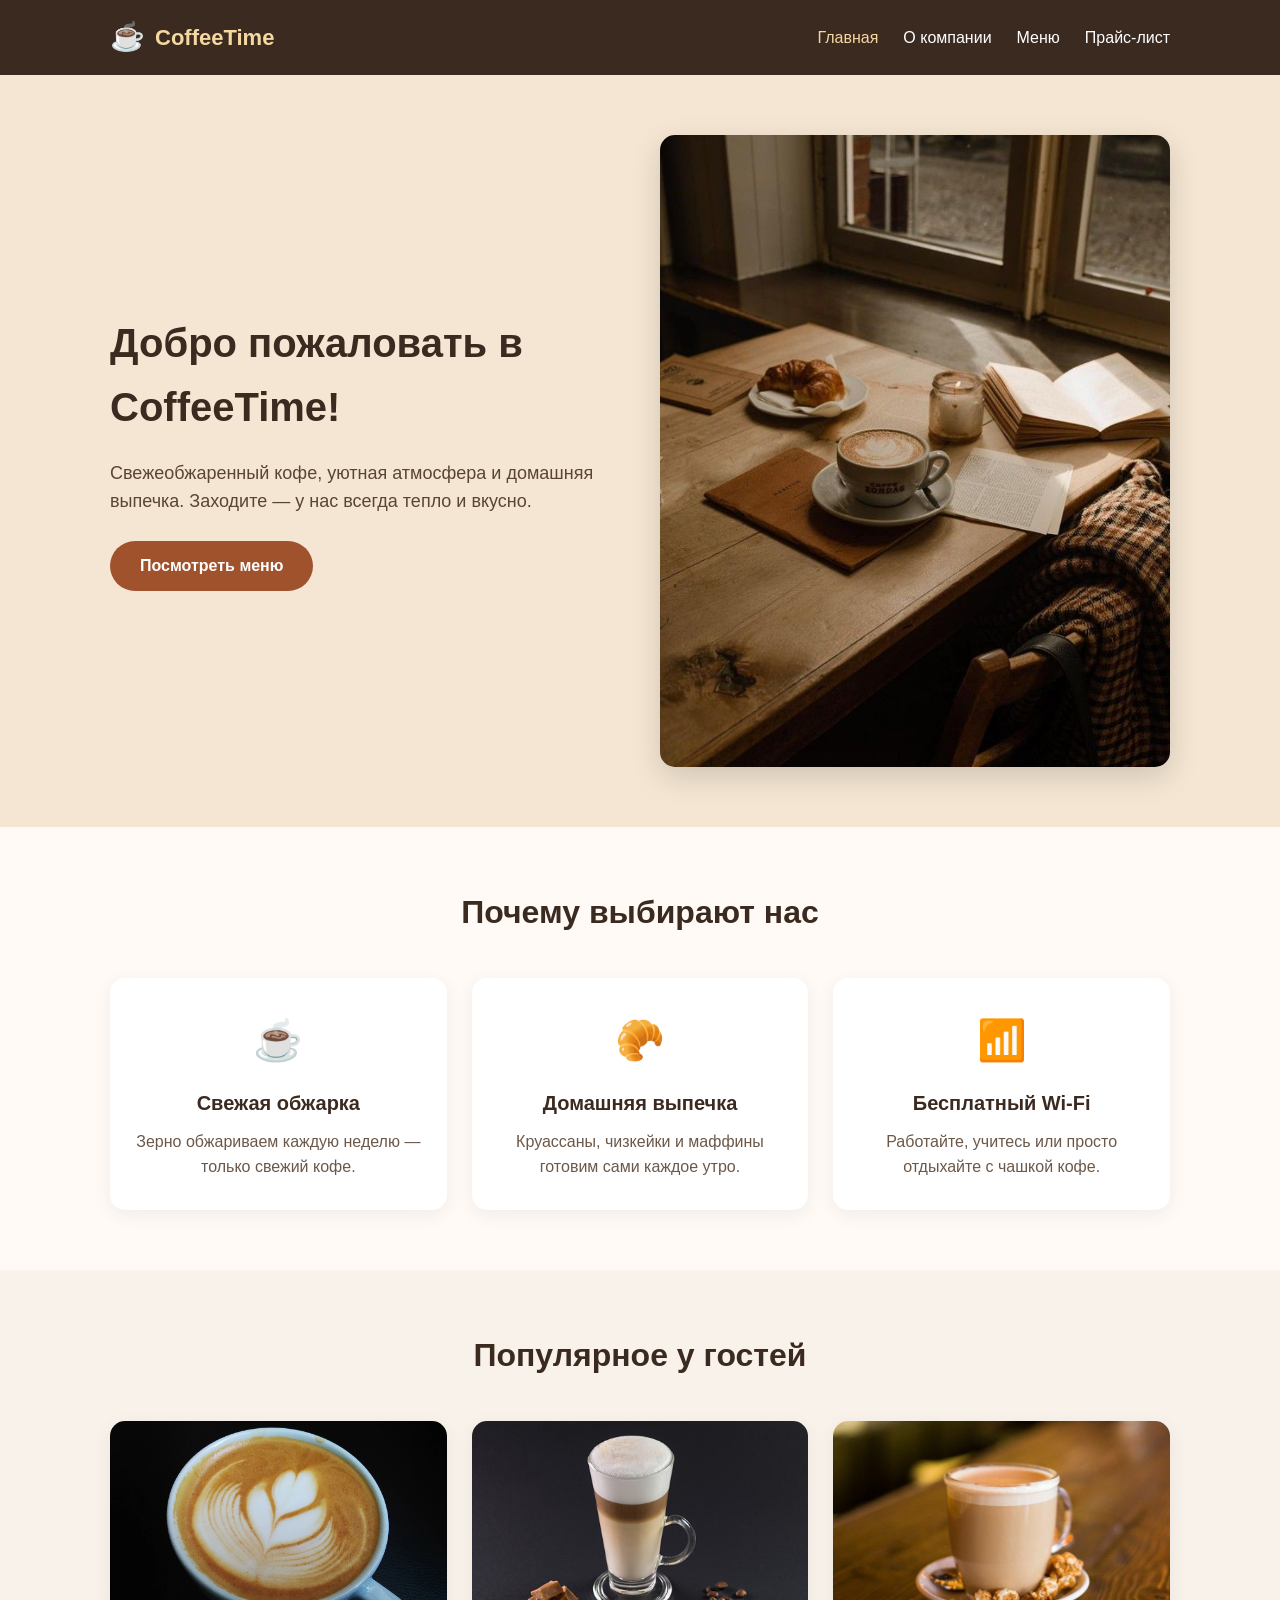
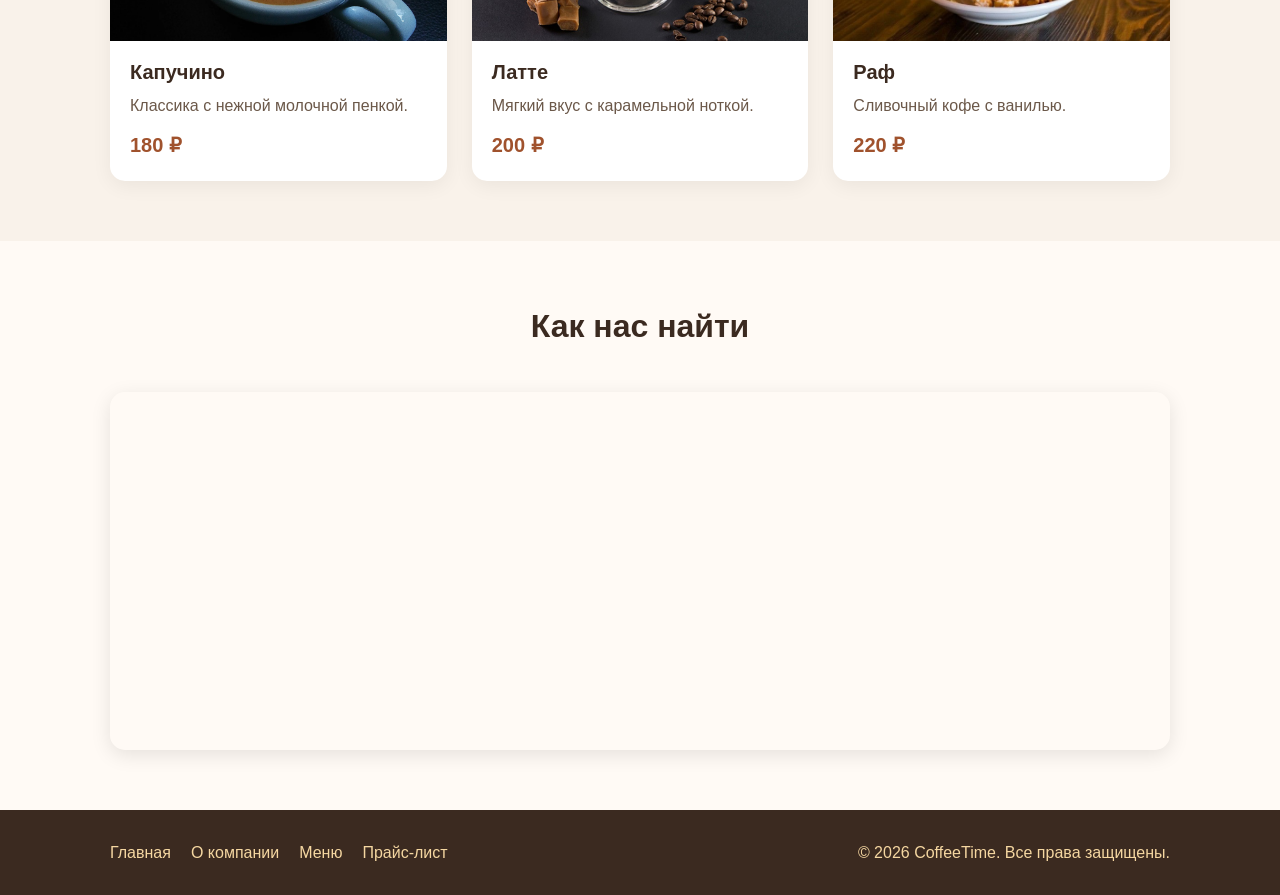
<file: index.html>
<!DOCTYPE html>
<html lang="ru">
<head>
    <meta charset="UTF-8">
    <meta name="viewport" content="width=device-width, initial-scale=1.0">
    <title>CoffeeTime — лучший кофе в городе</title>
    <link rel="stylesheet" href="css/style.css">
</head>
<body>

    <!-- ================= ШАПКА ================= -->
    <header class="header">
        <div class="container header__inner">
            <a href="index.html" class="logo">
                <span class="logo__emoji">☕</span>
                <span class="logo__text">CoffeeTime</span>
            </a>
            <nav class="nav">
                <ul class="nav__list">
                    <li><a href="index.html" class="nav__link nav__link--active">Главная</a></li>
                    <li><a href="about.html" class="nav__link">О компании</a></li>
                    <li><a href="menu.html" class="nav__link">Меню</a></li>
                    <li><a href="price.html" class="nav__link">Прайс-лист</a></li>
                </ul>
            </nav>
        </div>
    </header>

    <!-- ================= ГЛАВНЫЙ БЛОК ================= -->
    <section class="hero">
        <div class="container hero__inner">
            <div class="hero__text">
                <h1 class="hero__title">Добро пожаловать в CoffeeTime!</h1>
                <p class="hero__subtitle">
                    Свежеобжаренный кофе, уютная атмосфера и домашняя выпечка.
                    Заходите — у нас всегда тепло и вкусно.
                </p>
                <a href="menu.html" class="btn btn--primary">Посмотреть меню</a>
            </div>
            <div class="hero__image">
                <img src="img/hero.jpg" alt="Чашка кофе">
            </div>
        </div>
    </section>

    <!-- ================= УСЛУГИ ================= -->
    <section class="section">
        <div class="container">
            <h2 class="section__title">Почему выбирают нас</h2>
            <div class="cards">
                <div class="card">
                    <div class="card__icon">☕</div>
                    <h3 class="card__title">Свежая обжарка</h3>
                    <p class="card__text">Зерно обжариваем каждую неделю — только свежий кофе.</p>
                </div>
                <div class="card">
                    <div class="card__icon">🥐</div>
                    <h3 class="card__title">Домашняя выпечка</h3>
                    <p class="card__text">Круассаны, чизкейки и маффины готовим сами каждое утро.</p>
                </div>
                <div class="card">
                    <div class="card__icon">📶</div>
                    <h3 class="card__title">Бесплатный Wi-Fi</h3>
                    <p class="card__text">Работайте, учитесь или просто отдыхайте с чашкой кофе.</p>
                </div>
            </div>
        </div>
    </section>

    <!-- ================= ПОПУЛЯРНОЕ ================= -->
    <section class="section section--gray">
        <div class="container">
            <h2 class="section__title">Популярное у гостей</h2>
            <div class="cards">
                <div class="product">
                    <img src="img/coffee1.jpg" alt="Капучино" class="product__img">
                    <h3 class="product__title">Капучино</h3>
                    <p class="product__text">Классика с нежной молочной пенкой.</p>
                    <p class="product__price">180 ₽</p>
                </div>
                <div class="product">
                    <img src="img/coffee2.jpg" alt="Латте" class="product__img">
                    <h3 class="product__title">Латте</h3>
                    <p class="product__text">Мягкий вкус с карамельной ноткой.</p>
                    <p class="product__price">200 ₽</p>
                </div>
                <div class="product">
                    <img src="img/coffee3.jpg" alt="Раф" class="product__img">
                    <h3 class="product__title">Раф</h3>
                    <p class="product__text">Сливочный кофе с ванилью.</p>
                    <p class="product__price">220 ₽</p>
                </div>
            </div>
        </div>
    </section>

    <!-- ================= КАРТА ================= -->
    <section class="section">
        <div class="container">
            <h2 class="section__title">Как нас найти</h2>
            <div class="map">
                <iframe src="https://yandex.ru/map-widget/v1/?ll=34.363407%2C53.243562&z=15"
                        width="100%" height="350" frameborder="0"></iframe>
            </div>
        </div>
    </section>

    <!-- ================= ПОДВАЛ ================= -->
    <footer class="footer">
        <div class="container footer__inner">
            <nav class="footer__nav">
                <a href="index.html">Главная</a>
                <a href="about.html">О компании</a>
                <a href="menu.html">Меню</a>
                <a href="price.html">Прайс-лист</a>
            </nav>
            <p class="footer__copy">© 2026 CoffeeTime. Все права защищены.</p>
        </div>
    </footer>

</body>
</html>
</file>
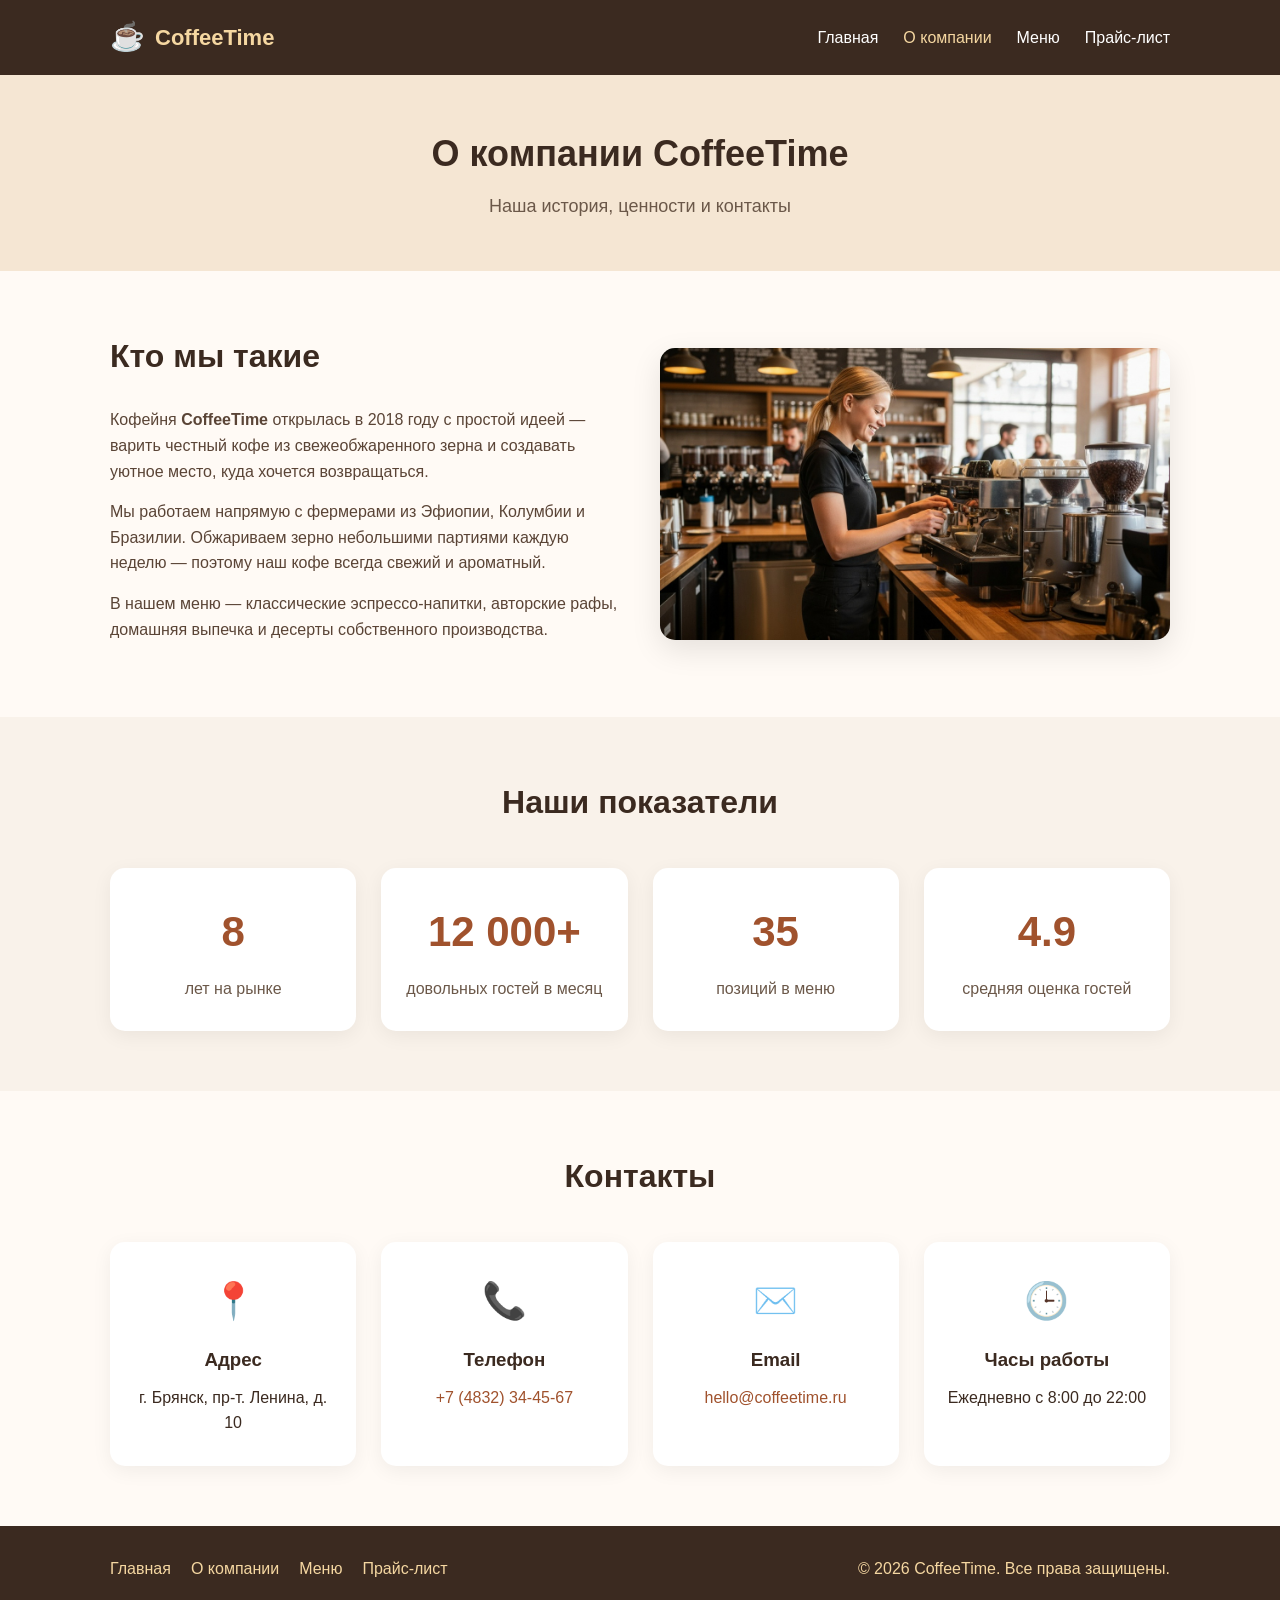
<file: about.html>
<!DOCTYPE html>
<html lang="ru">
<head>
    <meta charset="UTF-8">
    <meta name="viewport" content="width=device-width, initial-scale=1.0">
    <title>О компании — CoffeeTime</title>
    <link rel="stylesheet" href="css/style.css">
</head>
<body>

    <!-- ================= ШАПКА ================= -->
    <header class="header">
        <div class="container header__inner">
            <a href="index.html" class="logo">
                <span class="logo__emoji">☕</span>
                <span class="logo__text">CoffeeTime</span>
            </a>
            <nav class="nav">
                <ul class="nav__list">
                    <li><a href="index.html" class="nav__link">Главная</a></li>
                    <li><a href="about.html" class="nav__link nav__link--active">О компании</a></li>
                    <li><a href="menu.html" class="nav__link">Меню</a></li>
                    <li><a href="price.html" class="nav__link">Прайс-лист</a></li>
                </ul>
            </nav>
        </div>
    </header>

    <!-- ================= ЗАГОЛОВОК ================= -->
    <section class="page-header">
        <div class="container">
            <h1 class="page-header__title">О компании CoffeeTime</h1>
            <p class="page-header__subtitle">Наша история, ценности и контакты</p>
        </div>
    </section>

    <!-- ================= О НАС ================= -->
    <section class="section">
        <div class="container about">
            <div class="about__text">
                <h2 class="section__title section__title--left">Кто мы такие</h2>
                <p>
                    Кофейня <strong>CoffeeTime</strong> открылась в 2018 году с простой идеей —
                    варить честный кофе из свежеобжаренного зерна и создавать уютное место,
                    куда хочется возвращаться.
                </p>
                <p>
                    Мы работаем напрямую с фермерами из Эфиопии, Колумбии и Бразилии.
                    Обжариваем зерно небольшими партиями каждую неделю — поэтому наш кофе
                    всегда свежий и ароматный.
                </p>
                <p>
                    В нашем меню — классические эспрессо-напитки, авторские рафы,
                    домашняя выпечка и десерты собственного производства.
                </p>
            </div>
            <div class="about__image">
                <img src="img/about.jpg" alt="Интерьер кофейни CoffeeTime">
            </div>
        </div>
    </section>

    <!-- ================= ПОКАЗАТЕЛИ ================= -->
    <section class="section section--gray">
        <div class="container">
            <h2 class="section__title">Наши показатели</h2>
            <div class="stats">
                <div class="stat">
                    <div class="stat__number">8</div>
                    <div class="stat__label">лет на рынке</div>
                </div>
                <div class="stat">
                    <div class="stat__number">12 000+</div>
                    <div class="stat__label">довольных гостей в месяц</div>
                </div>
                <div class="stat">
                    <div class="stat__number">35</div>
                    <div class="stat__label">позиций в меню</div>
                </div>
                <div class="stat">
                    <div class="stat__number">4.9</div>
                    <div class="stat__label">средняя оценка гостей</div>
                </div>
            </div>
        </div>
    </section>

    <!-- ================= КОНТАКТЫ ================= -->
    <section class="section">
        <div class="container">
            <h2 class="section__title">Контакты</h2>
            <div class="contacts">
                <div class="contact-item">
                    <div class="contact-item__icon">📍</div>
                    <h3>Адрес</h3>
                    <p>г. Брянск, пр-т. Ленина, д. 10</p>
                </div>
                <div class="contact-item">
                    <div class="contact-item__icon">📞</div>
                    <h3>Телефон</h3>
                    <p><a href="tel:+74951234567">+7 (4832) 34-45-67</a></p>
                </div>
                <div class="contact-item">
                    <div class="contact-item__icon">✉️</div>
                    <h3>Email</h3>
                    <p><a href="mailto:hello@coffeetime.ru">hello@coffeetime.ru</a></p>
                </div>
                <div class="contact-item">
                    <div class="contact-item__icon">🕒</div>
                    <h3>Часы работы</h3>
                    <p>Ежедневно с 8:00 до 22:00</p>
                </div>
            </div>
        </div>
    </section>

    <!-- ================= ПОДВАЛ ================= -->
    <footer class="footer">
        <div class="container footer__inner">
            <nav class="footer__nav">
                <a href="index.html">Главная</a>
                <a href="about.html">О компании</a>
                <a href="menu.html">Меню</a>
                <a href="price.html">Прайс-лист</a>
            </nav>
            <p class="footer__copy">© 2026 CoffeeTime. Все права защищены.</p>
        </div>
    </footer>

</body>
</html>
</file>
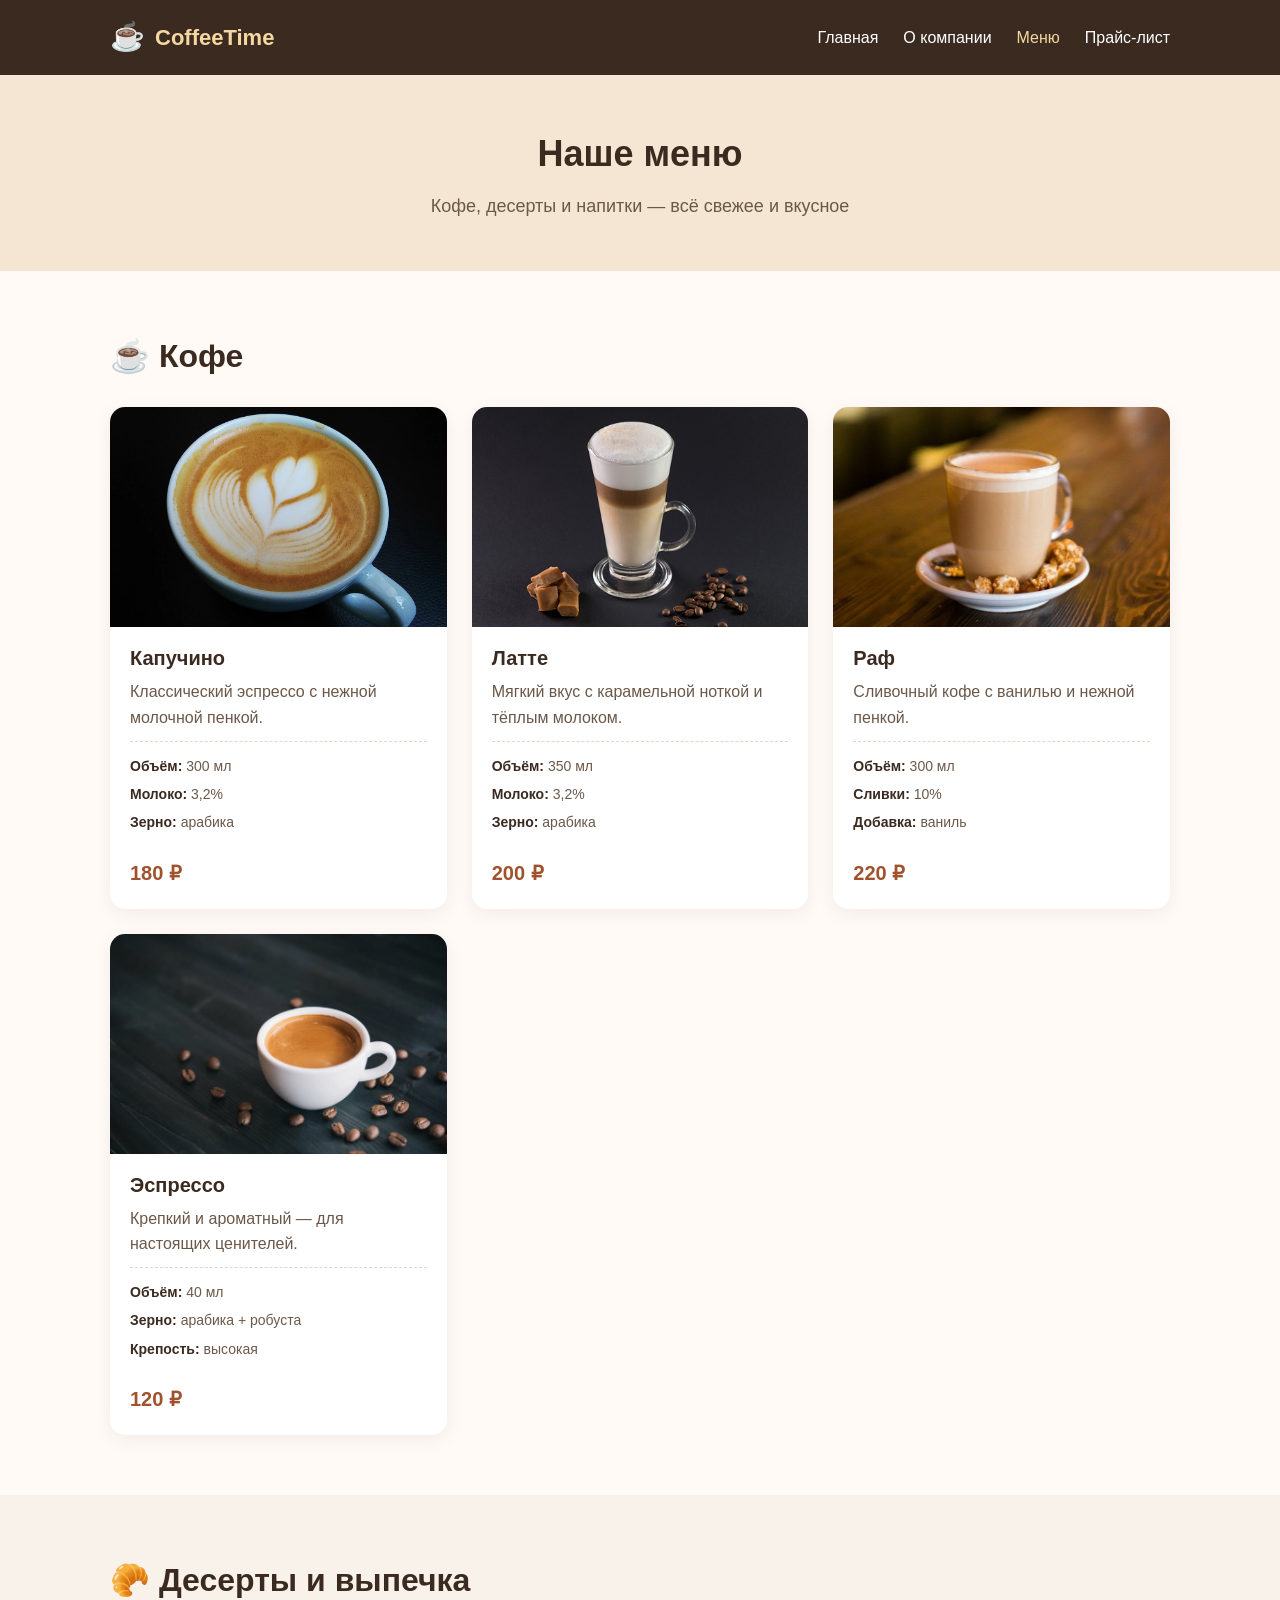
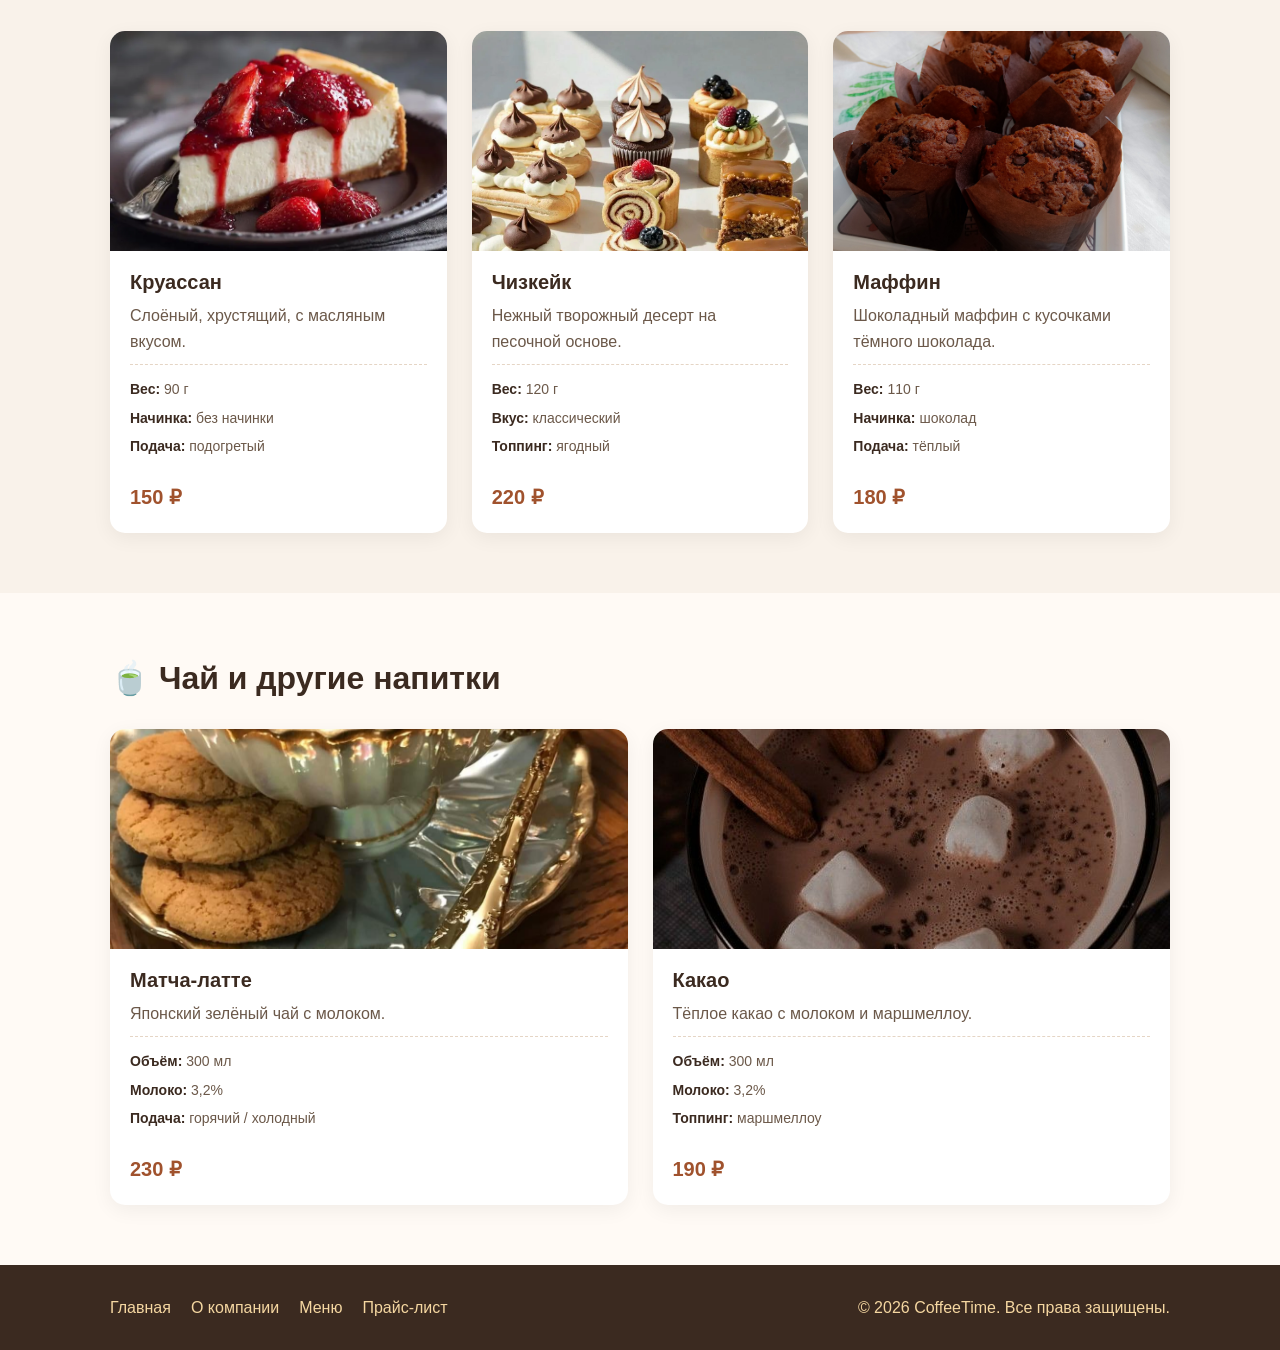
<file: menu.html>
<!DOCTYPE html>
<html lang="ru">
<head>
    <meta charset="UTF-8">
    <meta name="viewport" content="width=device-width, initial-scale=1.0">
    <title>Меню — CoffeeTime</title>
    <link rel="stylesheet" href="css/style.css">
</head>
<body>

    <!-- ================= ШАПКА ================= -->
    <header class="header">
        <div class="container header__inner">
            <a href="index.html" class="logo">
                <span class="logo__emoji">☕</span>
                <span class="logo__text">CoffeeTime</span>
            </a>
            <nav class="nav">
                <ul class="nav__list">
                    <li><a href="index.html" class="nav__link">Главная</a></li>
                    <li><a href="about.html" class="nav__link">О компании</a></li>
                    <li><a href="menu.html" class="nav__link nav__link--active">Меню</a></li>
                    <li><a href="price.html" class="nav__link">Прайс-лист</a></li>
                </ul>
            </nav>
        </div>
    </header>

    <!-- ================= ЗАГОЛОВОК ================= -->
    <section class="page-header">
        <div class="container">
            <h1 class="page-header__title">Наше меню</h1>
            <p class="page-header__subtitle">Кофе, десерты и напитки — всё свежее и вкусное</p>
        </div>
    </section>

    <!-- ================= КОФЕ ================= -->
    <section class="section">
        <div class="container">
            <h2 class="section__title section__title--left">☕ Кофе</h2>
            <div class="cards">

                <div class="product">
                    <img src="img/coffee1.jpg" alt="Капучино" class="product__img">
                    <h3 class="product__title">Капучино</h3>
                    <p class="product__text">Классический эспрессо с нежной молочной пенкой.</p>
                    <ul class="product__specs">
                        <li><strong>Объём:</strong> 300 мл</li>
                        <li><strong>Молоко:</strong> 3,2%</li>
                        <li><strong>Зерно:</strong> арабика</li>
                    </ul>
                    <p class="product__price">180 ₽</p>
                </div>

                <div class="product">
                    <img src="img/coffee2.jpg" alt="Латте" class="product__img">
                    <h3 class="product__title">Латте</h3>
                    <p class="product__text">Мягкий вкус с карамельной ноткой и тёплым молоком.</p>
                    <ul class="product__specs">
                        <li><strong>Объём:</strong> 350 мл</li>
                        <li><strong>Молоко:</strong> 3,2%</li>
                        <li><strong>Зерно:</strong> арабика</li>
                    </ul>
                    <p class="product__price">200 ₽</p>
                </div>

                <div class="product">
                    <img src="img/coffee3.jpg" alt="Раф" class="product__img">
                    <h3 class="product__title">Раф</h3>
                    <p class="product__text">Сливочный кофе с ванилью и нежной пенкой.</p>
                    <ul class="product__specs">
                        <li><strong>Объём:</strong> 300 мл</li>
                        <li><strong>Сливки:</strong> 10%</li>
                        <li><strong>Добавка:</strong> ваниль</li>
                    </ul>
                    <p class="product__price">220 ₽</p>
                </div>

                <div class="product">
                    <img src="img/coffee4.jpg" alt="Эспрессо" class="product__img">
                    <h3 class="product__title">Эспрессо</h3>
                    <p class="product__text">Крепкий и ароматный — для настоящих ценителей.</p>
                    <ul class="product__specs">
                        <li><strong>Объём:</strong> 40 мл</li>
                        <li><strong>Зерно:</strong> арабика + робуста</li>
                        <li><strong>Крепость:</strong> высокая</li>
                    </ul>
                    <p class="product__price">120 ₽</p>
                </div>

            </div>
        </div>
    </section>

    <!-- ================= ДЕСЕРТЫ ================= -->
    <section class="section section--gray">
        <div class="container">
            <h2 class="section__title section__title--left">🥐 Десерты и выпечка</h2>
            <div class="cards">

                <div class="product">
                    <img src="img/dessert1.jpg" alt="Круассан" class="product__img">
                    <h3 class="product__title">Круассан</h3>
                    <p class="product__text">Слоёный, хрустящий, с масляным вкусом.</p>
                    <ul class="product__specs">
                        <li><strong>Вес:</strong> 90 г</li>
                        <li><strong>Начинка:</strong> без начинки</li>
                        <li><strong>Подача:</strong> подогретый</li>
                    </ul>
                    <p class="product__price">150 ₽</p>
                </div>

                <div class="product">
                    <img src="img/dessert2.jpg" alt="Чизкейк" class="product__img">
                    <h3 class="product__title">Чизкейк</h3>
                    <p class="product__text">Нежный творожный десерт на песочной основе.</p>
                    <ul class="product__specs">
                        <li><strong>Вес:</strong> 120 г</li>
                        <li><strong>Вкус:</strong> классический</li>
                        <li><strong>Топпинг:</strong> ягодный</li>
                    </ul>
                    <p class="product__price">220 ₽</p>
                </div>

                <div class="product">
                    <img src="img/dessert3.jpg" alt="Маффин" class="product__img">
                    <h3 class="product__title">Маффин</h3>
                    <p class="product__text">Шоколадный маффин с кусочками тёмного шоколада.</p>
                    <ul class="product__specs">
                        <li><strong>Вес:</strong> 110 г</li>
                        <li><strong>Начинка:</strong> шоколад</li>
                        <li><strong>Подача:</strong> тёплый</li>
                    </ul>
                    <p class="product__price">180 ₽</p>
                </div>

            </div>
        </div>
    </section>

    <!-- ================= ЧАЙ И ДРУГОЕ ================= -->
    <section class="section">
        <div class="container">
            <h2 class="section__title section__title--left">🍵 Чай и другие напитки</h2>
            <div class="cards">

                <div class="product">
                    <img src="img/tea.jpg" alt="Матча-латте" class="product__img">
                    <h3 class="product__title">Матча-латте</h3>
                    <p class="product__text">Японский зелёный чай с молоком.</p>
                    <ul class="product__specs">
                        <li><strong>Объём:</strong> 300 мл</li>
                        <li><strong>Молоко:</strong> 3,2%</li>
                        <li><strong>Подача:</strong> горячий / холодный</li>
                    </ul>
                    <p class="product__price">230 ₽</p>
                </div>

                <div class="product">
                    <img src="img/tea2.jpg" alt="Какао" class="product__img">
                    <h3 class="product__title">Какао</h3>
                    <p class="product__text">Тёплое какао с молоком и маршмеллоу.</p>
                    <ul class="product__specs">
                        <li><strong>Объём:</strong> 300 мл</li>
                        <li><strong>Молоко:</strong> 3,2%</li>
                        <li><strong>Топпинг:</strong> маршмеллоу</li>
                    </ul>
                    <p class="product__price">190 ₽</p>
                </div>

            </div>
        </div>
    </section>

    <!-- ================= ПОДВАЛ ================= -->
    <footer class="footer">
        <div class="container footer__inner">
            <nav class="footer__nav">
                <a href="index.html">Главная</a>
                <a href="about.html">О компании</a>
                <a href="menu.html">Меню</a>
                <a href="price.html">Прайс-лист</a>
            </nav>
            <p class="footer__copy">© 2026 CoffeeTime. Все права защищены.</p>
        </div>
    </footer>

</body>
</html>
</file>
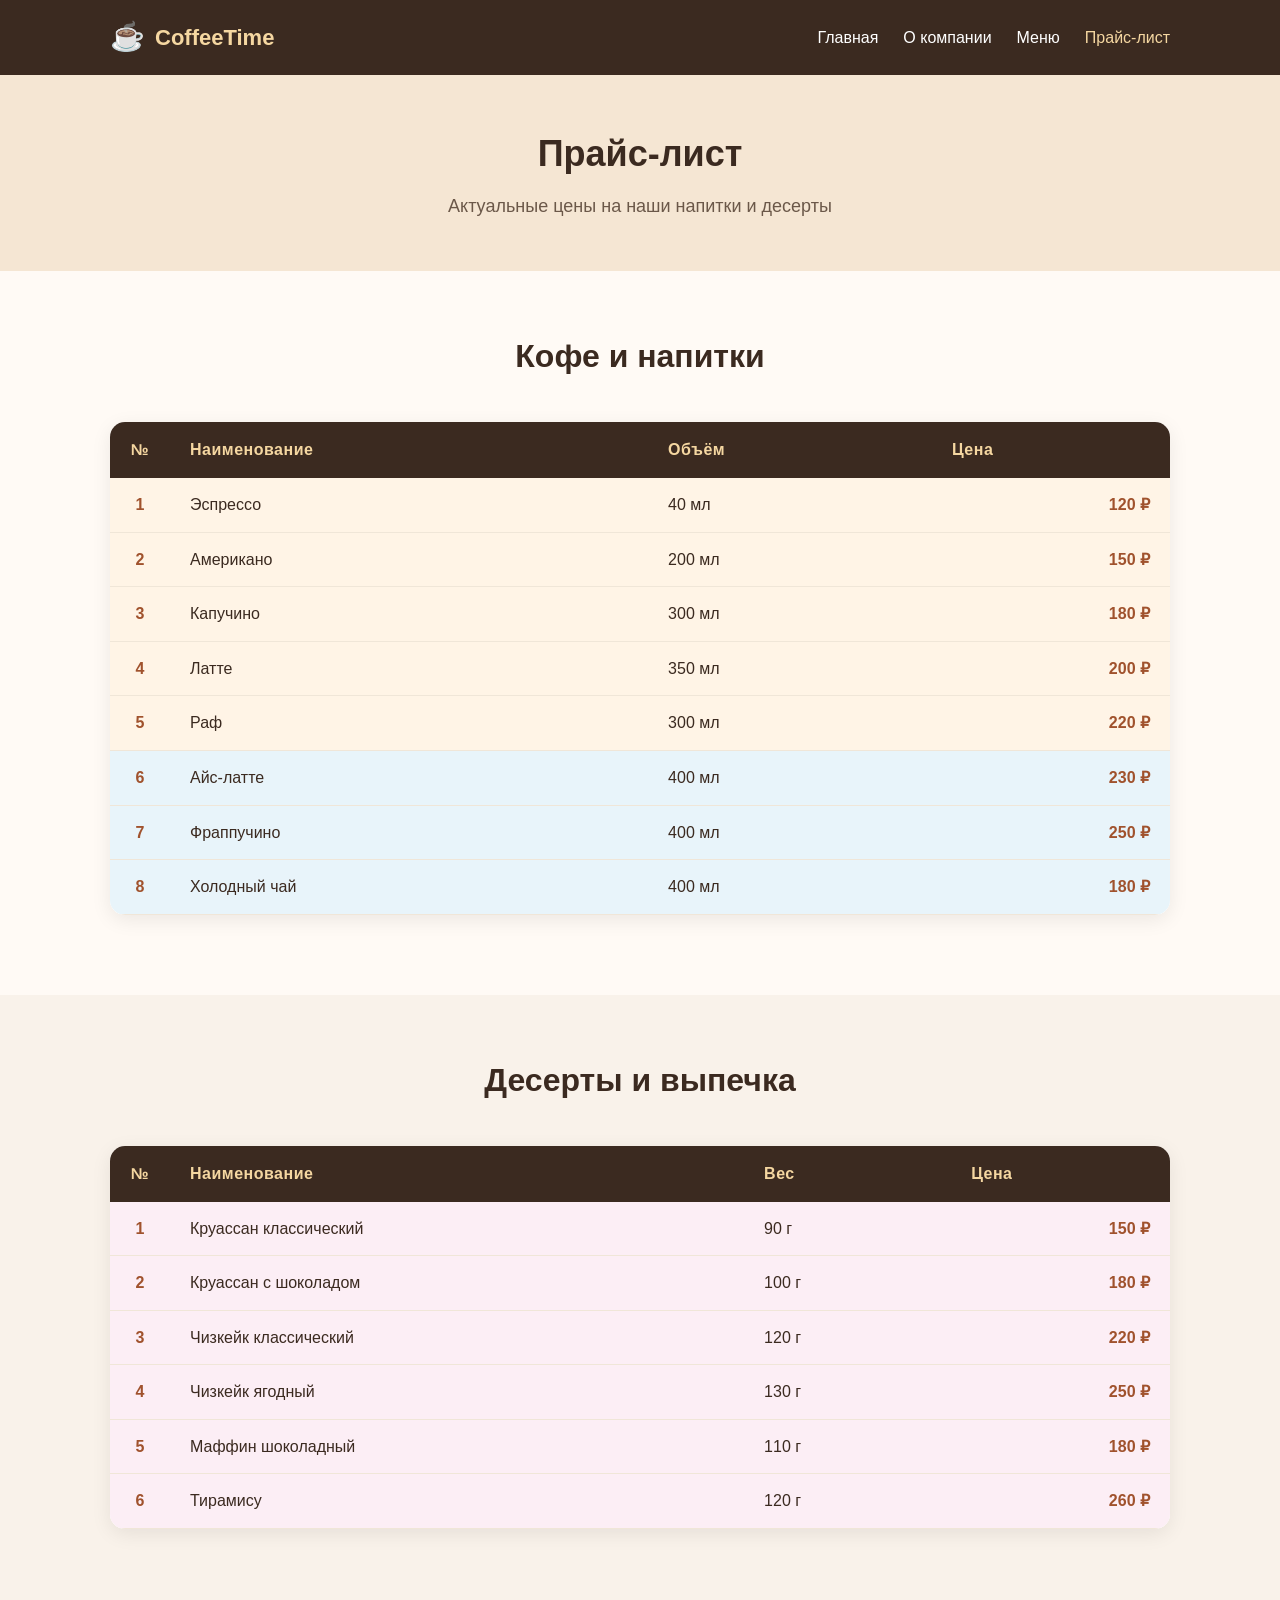
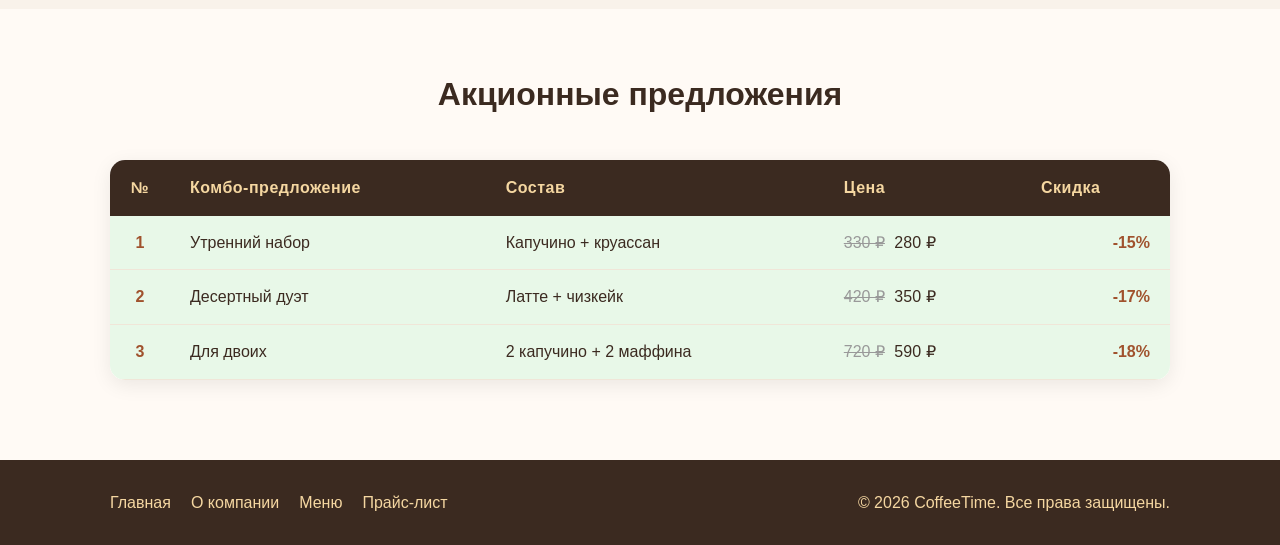
<file: price.html>
<!DOCTYPE html>
<html lang="ru">
<head>
    <meta charset="UTF-8">
    <meta name="viewport" content="width=device-width, initial-scale=1.0">
    <title>Прайс-лист — CoffeeTime</title>
    <link rel="stylesheet" href="css/style.css">
</head>
<body>

    <!-- ================= ШАПКА ================= -->
    <header class="header">
        <div class="container header__inner">
            <a href="index.html" class="logo">
                <span class="logo__emoji">☕</span>
                <span class="logo__text">CoffeeTime</span>
            </a>
            <nav class="nav">
                <ul class="nav__list">
                    <li><a href="index.html" class="nav__link">Главная</a></li>
                    <li><a href="about.html" class="nav__link">О компании</a></li>
                    <li><a href="menu.html" class="nav__link">Меню</a></li>
                    <li><a href="price.html" class="nav__link nav__link--active">Прайс-лист</a></li>
                </ul>
            </nav>
        </div>
    </header>

    <!-- ================= ЗАГОЛОВОК ================= -->
    <section class="page-header">
        <div class="container">
            <h1 class="page-header__title">Прайс-лист</h1>
            <p class="page-header__subtitle">Актуальные цены на наши напитки и десерты</p>
        </div>
    </section>

    <!-- ================= ТАБЛИЦА ================= -->
    <section class="section">
        <div class="container">
            <h2 class="section__title">Кофе и напитки</h2>

            <div class="price-table-wrap">
                <table class="price-table">
                    <thead>
                        <tr>
                            <th>№</th>
                            <th>Наименование</th>
                            <th>Объём</th>
                            <th>Цена</th>
                        </tr>
                    </thead>
                    <tbody>
                        <!-- Горячие напитки -->
                        <tr class="price-row--hot">
                            <td>1</td>
                            <td>Эспрессо</td>
                            <td>40 мл</td>
                            <td>120 ₽</td>
                        </tr>
                        <tr class="price-row--hot">
                            <td>2</td>
                            <td>Американо</td>
                            <td>200 мл</td>
                            <td>150 ₽</td>
                        </tr>
                        <tr class="price-row--hot">
                            <td>3</td>
                            <td>Капучино</td>
                            <td>300 мл</td>
                            <td>180 ₽</td>
                        </tr>
                        <tr class="price-row--hot">
                            <td>4</td>
                            <td>Латте</td>
                            <td>350 мл</td>
                            <td>200 ₽</td>
                        </tr>
                        <tr class="price-row--hot">
                            <td>5</td>
                            <td>Раф</td>
                            <td>300 мл</td>
                            <td>220 ₽</td>
                        </tr>

                        <!-- Холодные напитки -->
                        <tr class="price-row--cold">
                            <td>6</td>
                            <td>Айс-латте</td>
                            <td>400 мл</td>
                            <td>230 ₽</td>
                        </tr>
                        <tr class="price-row--cold">
                            <td>7</td>
                            <td>Фраппучино</td>
                            <td>400 мл</td>
                            <td>250 ₽</td>
                        </tr>
                        <tr class="price-row--cold">
                            <td>8</td>
                            <td>Холодный чай</td>
                            <td>400 мл</td>
                            <td>180 ₽</td>
                        </tr>
                    </tbody>
                </table>
            </div>
        </div>
    </section>

    <!-- ================= ДЕСЕРТЫ ================= -->
    <section class="section section--gray">
        <div class="container">
            <h2 class="section__title">Десерты и выпечка</h2>

            <div class="price-table-wrap">
                <table class="price-table">
                    <thead>
                        <tr>
                            <th>№</th>
                            <th>Наименование</th>
                            <th>Вес</th>
                            <th>Цена</th>
                        </tr>
                    </thead>
                    <tbody>
                        <tr class="price-row--dessert">
                            <td>1</td>
                            <td>Круассан классический</td>
                            <td>90 г</td>
                            <td>150 ₽</td>
                        </tr>
                        <tr class="price-row--dessert">
                            <td>2</td>
                            <td>Круассан с шоколадом</td>
                            <td>100 г</td>
                            <td>180 ₽</td>
                        </tr>
                        <tr class="price-row--dessert">
                            <td>3</td>
                            <td>Чизкейк классический</td>
                            <td>120 г</td>
                            <td>220 ₽</td>
                        </tr>
                        <tr class="price-row--dessert">
                            <td>4</td>
                            <td>Чизкейк ягодный</td>
                            <td>130 г</td>
                            <td>250 ₽</td>
                        </tr>
                        <tr class="price-row--dessert">
                            <td>5</td>
                            <td>Маффин шоколадный</td>
                            <td>110 г</td>
                            <td>180 ₽</td>
                        </tr>
                        <tr class="price-row--dessert">
                            <td>6</td>
                            <td>Тирамису</td>
                            <td>120 г</td>
                            <td>260 ₽</td>
                        </tr>
                    </tbody>
                </table>
            </div>
        </div>
    </section>

    <!-- ================= АКЦИЯ ================= -->
    <section class="section">
        <div class="container">
            <h2 class="section__title">Акционные предложения</h2>

            <div class="price-table-wrap">
                <table class="price-table">
                    <thead>
                        <tr>
                            <th>№</th>
                            <th>Комбо-предложение</th>
                            <th>Состав</th>
                            <th>Цена</th>
                            <th>Скидка</th>
                        </tr>
                    </thead>
                    <tbody>
                        <tr class="price-row--promo">
                            <td>1</td>
                            <td>Утренний набор</td>
                            <td>Капучино + круассан</td>
                            <td><s>330 ₽</s> 280 ₽</td>
                            <td>-15%</td>
                        </tr>
                        <tr class="price-row--promo">
                            <td>2</td>
                            <td>Десертный дуэт</td>
                            <td>Латте + чизкейк</td>
                            <td><s>420 ₽</s> 350 ₽</td>
                            <td>-17%</td>
                        </tr>
                        <tr class="price-row--promo">
                            <td>3</td>
                            <td>Для двоих</td>
                            <td>2 капучино + 2 маффина</td>
                            <td><s>720 ₽</s> 590 ₽</td>
                            <td>-18%</td>
                        </tr>
                    </tbody>
                </table>
            </div>
        </div>
    </section>

    <!-- ================= ПОДВАЛ ================= -->
    <footer class="footer">
        <div class="container footer__inner">
            <nav class="footer__nav">
                <a href="index.html">Главная</a>
                <a href="about.html">О компании</a>
                <a href="menu.html">Меню</a>
                <a href="price.html">Прайс-лист</a>
            </nav>
            <p class="footer__copy">© 2026 CoffeeTime. Все права защищены.</p>
        </div>
    </footer>

</body>
</html>
</file>
<file: css/style.css>
* {
    margin: 0;
    padding: 0;
    box-sizing: border-box;
}

body {
    font-family: 'Segoe UI', Arial, sans-serif;
    color: #3b2a20;
    background: #fffaf5;
    line-height: 1.6;
}

a { text-decoration: none; color: inherit; }
img { max-width: 100%; display: block; }

.container {
    max-width: 1100px;
    margin: 0 auto;
    padding: 0 20px;
}

.header {
    background: #3b2a20;
    color: #fff;
    padding: 15px 0;
    position: sticky;
    top: 0;
    z-index: 100;
}

.header__inner {
    display: flex;
    justify-content: space-between;
    align-items: center;
}

.logo {
    display: flex;
    align-items: center;
    gap: 10px;
    color: #f5d7a1;
    font-weight: bold;
    font-size: 22px;
}

.logo__emoji { font-size: 28px; }

.nav__list {
    display: flex;
    gap: 25px;
    list-style: none;
}

.nav__link {
    color: #fff;
    transition: color 0.3s;
}

.nav__link:hover,
.nav__link--active {
    color: #f5d7a1;
}

.hero {
    background: #f5e6d3;
    padding: 60px 0;
}

.hero__inner {
    display: flex;
    align-items: center;
    gap: 40px;
}

.hero__text { flex: 1; }

.hero__title {
    font-size: 40px;
    margin-bottom: 20px;
    color: #3b2a20;
}

.hero__subtitle {
    font-size: 18px;
    margin-bottom: 25px;
    color: #5a4436;
}

.hero__image {
    flex: 1;
    border-radius: 15px;
    overflow: hidden;
    box-shadow: 0 10px 30px rgba(0,0,0,0.15);
}

.btn {
    display: inline-block;
    padding: 12px 30px;
    border-radius: 30px;
    font-weight: bold;
    transition: 0.3s;
}

.btn--primary {
    background: #a0522d;
    color: #fff;
}

.btn--primary:hover {
    background: #7a3e22;
    transform: translateY(-2px);
}

.section { padding: 60px 0; }
.section--gray { background: #f9f2ea; }

.section__title {
    text-align: center;
    font-size: 32px;
    margin-bottom: 40px;
    color: #3b2a20;
}

.cards {
    display: grid;
    grid-template-columns: repeat(auto-fit, minmax(260px, 1fr));
    gap: 25px;
}

.card {
    background: #fff;
    padding: 30px 20px;
    border-radius: 15px;
    text-align: center;
    box-shadow: 0 5px 20px rgba(0,0,0,0.06);
    transition: 0.3s;
}

.card:hover { transform: translateY(-5px); }

.card__icon {
    font-size: 40px;
    margin-bottom: 15px;
}

.card__title {
    font-size: 20px;
    margin-bottom: 10px;
}

.card__text { color: #6b5849; }

.product {
    background: #fff;
    border-radius: 15px;
    overflow: hidden;
    box-shadow: 0 5px 20px rgba(0,0,0,0.06);
    transition: 0.3s;
}

.product:hover { transform: translateY(-5px); }

.product__img {
    width: 100%;
    height: 220px;
    object-fit: cover;
}

.product__title {
    font-size: 20px;
    margin: 15px 20px 5px;
}

.product__text {
    color: #6b5849;
    margin: 0 20px 10px;
}

.product__price {
    font-size: 20px;
    font-weight: bold;
    color: #a0522d;
    margin: 0 20px 20px;
}

.map {
    border-radius: 15px;
    overflow: hidden;
    box-shadow: 0 5px 20px rgba(0,0,0,0.1);
}

.footer {
    background: #3b2a20;
    color: #f5d7a1;
    padding: 30px 0;
}

.footer__inner {
    display: flex;
    justify-content: space-between;
    align-items: center;
    flex-wrap: wrap;
    gap: 15px;
}

.footer__nav {
    display: flex;
    gap: 20px;
}

.footer__nav a:hover { color: #fff; }

@media (max-width: 768px) {
    .hero__inner { flex-direction: column; }
    .hero__title { font-size: 28px; }
    .header__inner { flex-direction: column; gap: 15px; }
    .nav__list { flex-wrap: wrap; justify-content: center; }
    .footer__inner { flex-direction: column; text-align: center; }
}
/* ============ ЗАГОЛОВОК СТРАНИЦЫ ============ */
.page-header {
    background: #f5e6d3;
    padding: 50px 0;
    text-align: center;
}

.page-header__title {
    font-size: 36px;
    color: #3b2a20;
    margin-bottom: 10px;
}

.page-header__subtitle {
    color: #6b5849;
    font-size: 18px;
}

/* ============ БЛОК "О НАС" ============ */
.about {
    display: flex;
    gap: 40px;
    align-items: center;
}

.about__text { flex: 1; }
.about__text p { margin-bottom: 15px; color: #5a4436; }

.about__image {
    flex: 1;
    border-radius: 15px;
    overflow: hidden;
    box-shadow: 0 10px 30px rgba(0,0,0,0.1);
}

.section__title--left {
    text-align: left;
    margin-bottom: 25px;
}

/* ============ ПОКАЗАТЕЛИ ============ */
.stats {
    display: grid;
    grid-template-columns: repeat(auto-fit, minmax(200px, 1fr));
    gap: 25px;
    text-align: center;
}

.stat {
    background: #fff;
    padding: 30px 20px;
    border-radius: 15px;
    box-shadow: 0 5px 20px rgba(0,0,0,0.06);
}

.stat__number {
    font-size: 42px;
    font-weight: bold;
    color: #a0522d;
    margin-bottom: 10px;
}

.stat__label {
    color: #6b5849;
}

/* ============ КОНТАКТЫ ============ */
.contacts {
    display: grid;
    grid-template-columns: repeat(auto-fit, minmax(220px, 1fr));
    gap: 25px;
}

.contact-item {
    background: #fff;
    padding: 30px 20px;
    border-radius: 15px;
    text-align: center;
    box-shadow: 0 5px 20px rgba(0,0,0,0.06);
    transition: 0.3s;
}

.contact-item:hover { transform: translateY(-5px); }

.contact-item__icon {
    font-size: 36px;
    margin-bottom: 15px;
}

.contact-item h3 {
    margin-bottom: 10px;
    color: #3b2a20;
}

.contact-item a {
    color: #a0522d;
}

.contact-item a:hover {
    text-decoration: underline;
}

/* ============ АДАПТИВ ============ */
@media (max-width: 768px) {
    .about { flex-direction: column; }
    .page-header__title { font-size: 26px; }
}
/* ============ ХАРАКТЕРИСТИКИ ТОВАРА ============ */
.product__specs {
    list-style: none;
    margin: 0 20px 10px;
    padding: 10px 0;
    border-top: 1px dashed #e5d5c5;
}

.product__specs li {
    font-size: 14px;
    color: #6b5849;
    padding: 3px 0;
}

.product__specs strong {
    color: #3b2a20;
}
/* ============ ПРАЙС-ЛИСТ ============ */
.price-table-wrap {
    overflow-x: auto;
    border-radius: 15px;
    box-shadow: 0 5px 20px rgba(0,0,0,0.08);
    margin-bottom: 20px;
}

.price-table {
    width: 100%;
    border-collapse: collapse;
    background: #fff;
    font-size: 16px;
}

.price-table thead th {
    background: #3b2a20;
    color: #f5d7a1;
    padding: 15px 20px;
    text-align: left;
    font-weight: 600;
    letter-spacing: 0.5px;
}

.price-table thead th:first-child {
    text-align: center;
    width: 60px;
}

.price-table tbody td {
    padding: 14px 20px;
    border-bottom: 1px solid #f0e6d8;
    color: #3b2a20;
}

.price-table tbody td:first-child {
    text-align: center;
    color: #a0522d;
    font-weight: bold;
}

.price-table tbody td:last-child {
    font-weight: bold;
    color: #a0522d;
    text-align: right;
}

/* Цветные типы строк */
.price-row--hot {
    background: #fff4e6;   /* тёплый бежевый — горячие напитки */
}

.price-row--hot:hover {
    background: #ffe8cc;
}

.price-row--cold {
    background: #e8f4fa;   /* голубой — холодные напитки */
}

.price-row--cold:hover {
    background: #d4ecf7;
}

.price-row--dessert {
    background: #fceef5;   /* нежно-розовый — десерты */
}

.price-row--dessert:hover {
    background: #f8dde9;
}

.price-row--promo {
    background: #e8f8e8;   /* салатовый — акции */
}

.price-row--promo:hover {
    background: #d4f0d4;
}

.price-row--promo td:last-child {
    color: #d32f2f;
}

.price-row--promo s {
    color: #999;
    font-weight: normal;
    margin-right: 5px;
}

/* Адаптив для таблиц */
@media (max-width: 768px) {
    .price-table {
        font-size: 14px;
    }
    .price-table thead th,
    .price-table tbody td {
        padding: 10px 12px;
    }
}
</file>
